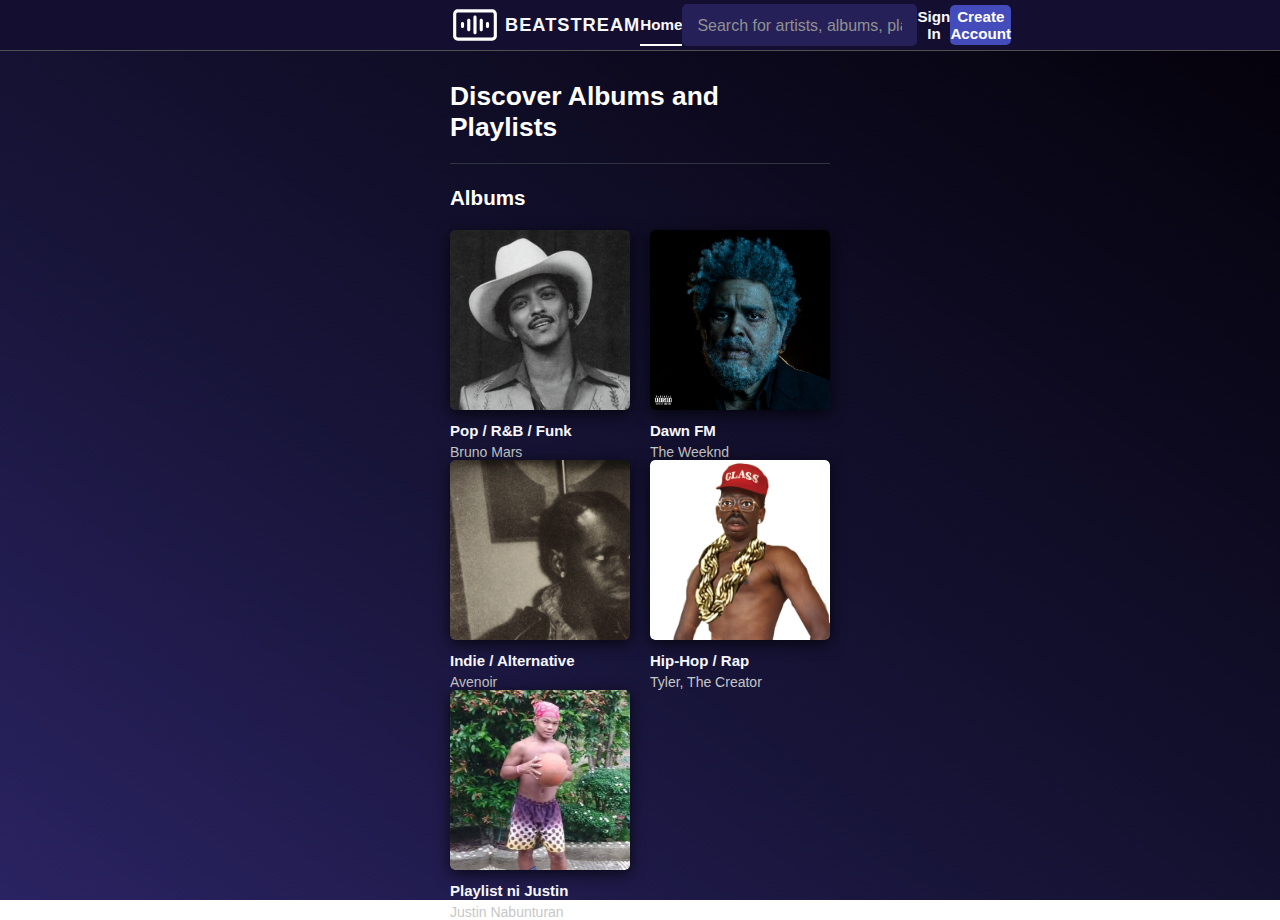
<file: index.html>
<!DOCTYPE html>
<html>
<head>
    <meta charset="UTF-8">
    <meta name="viewport" content="width=device-width, initial-scale=1.0">
    <link rel="icon" type="logo-icon" href="icon.png">
    <title>BeatStream - Login</title>

    <script src = "index-script.js"></script>
    <link rel="stylesheet" href="index-style.css">
</head>

<body>
    <header>
        <a class="logo"><img src="logo.svg" class="logo-icon">BEATSTREAM</a>
        <a class="home"><b>Home</b></a>
        <input type="text" placeholder="Search for artists, albums, playlists.">
        <button class="signin" id="signin"><b>Sign In</b></button>
        <button class="create" id="create"><b>Create Account</b></button>
    </header>

    <div class="interface">
        <h2 style="padding-bottom: 20px;">Discover Albums and Playlists</h2>
        <h3>Albums</h3>
    </div>

    <div class = "album-cover">
        <button class="album-btn">
            <div class = "cover">
                <img src = "bruno.jpg">
                <img src = "play.svg" class = "overlay">
            </div>
            <div class = "track">Pop / R&B / Funk</div>
            <div class = "artist">Bruno Mars</div>
        </button>

        <button class="album-btn">
            <div class = "cover">
                <img src = "abel.jpg">
                <img src = "play.svg" class = "overlay">
                    </div>
            <div class = "track">Dawn FM</div>
            <div class = "artist">The Weeknd</div>
        </button>

        <button class="album-btn">
            <div class = "cover">
                <img src = "aven.jpg">
                <img src = "play.svg" class = "overlay">
            </div>
            <div class = "track">Indie / Alternative</div>
            <div class = "artist">Avenoir</div>
        </button>

        <button class="album-btn">
            <div class = "cover">
                <img src = "tyler.jpg">
                <img src = "play.svg" class = "overlay">
            </div>
            <div class = "track">Hip-Hop / Rap</div>
            <div class = "artist">Tyler, The Creator</div>
        </button>

        <button class="album-btn">
            <div class = "cover">
                <img src = "dawg.jpg">
                <img src = "play.svg" class = "overlay">
            </div>
            <div class = "track">Playlist ni Justin</div>
            <div class = "artist">Justin Nabunturan</div>
        </button>
    </div>

    <div class="form" id="loginForm">
        <div class="form-content">
            <div class = "form-header">
                <h2>Sign In</h2>
                <span class="close" onclick="closeForm('loginForm')">&times;</span>
            </div>
            <input type="text" placeholder="Username">
            <input type="password" placeholder="Password">
            <button class="submit">Login</button>
        </div>
    </div>

    <div class="form" id="signupForm">
        <div class="form-content">
            <div class="form-header">
                <h2>Create Account</h2>
                <span class="close" onclick="closeForm('signupform')">&times;</span>
            </div>
            <input type="text" placeholder="Username">
            <input type="password" placeholder="Password">
            <button class="submit">Sign Up</button>
        </div>
    </div>
</body>
</html>
</file>
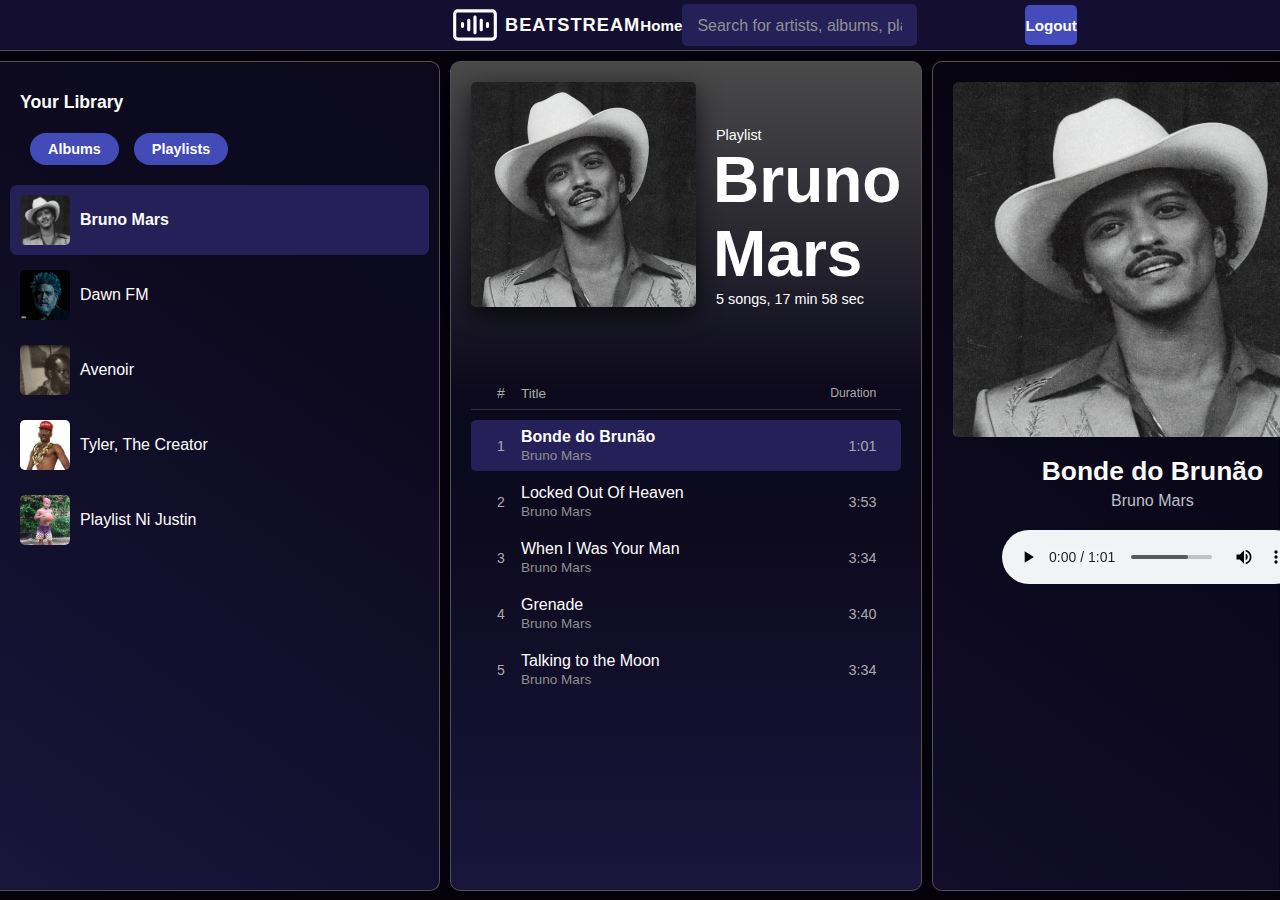
<file: album1.html>
<!DOCTYPE html>

<html>
<head>

    <meta charset = "UTF-8">
    <meta name = "viewport" content = "width=device-width, initial-scale=1.0">
    <link rel="icon" type="logo-icon" href="icon.png">
    <title> Bruno Mars | BeatStream </title>

    <script src = "script.js" defer></script>
    <link rel = "stylesheet" href = "style.css">

    <link rel="stylesheet" href="https://cdnjs.cloudflare.com/ajax/libs/font-awesome/6.5.0/css/all.min.css">

    <style>
        #grad {
            background-image: linear-gradient(
            to bottom,
            #494949 0%,
            #494949 0.5%,  
            #0b091b 40%, 
            #0e0b21 60%, 
            #19153c 100%
        );
    }
    </style>

    <script>
        const playlist = [
            { title: "Bonde do Brunão", artist: "Bruno Mars", src: "brazil.mp3", cover: "bruno.jpg" },
            { title: "Locked Out Of Heaven", artist: "Bruno Mars", src: "locked.mp3", cover: "bruno.jpg" },
            { title: "When I Was Your Man", artist: "Bruno Mars", src: "man.mp3", cover: "bruno.jpg" },
            { title: "Grenade", artist: "Bruno Mars", src: "Grenade.mp3", cover: "bruno.jpg" },
            { title: "Talking to the Moon", artist: "Bruno Mars", src: "talk.mp3", cover: "bruno.jpg" },
        ];
    </script>

</head>

<body>

    <header class = "header">
        <a href = "index1.html" class = "logo"><img src = "logo.svg" class = "logo-icon">BEATSTREAM</a>
        <a href = "index1.html" class = "home active"><b>Home</b></a>
        <input type = "text" placeholder = "Search for artists, albums, playlists.">
        <a href = "index.html" class = "logout"><b>Logout</b></a>
    </header>

    <div class="container">
    
        <div class="sidebar">   
            <h4>Your Library</h4>
            <div class="note">
                <div class="toggle">Albums</div>
                <div class="toggle">Playlists</div>
            </div>


            <div class="library">
                <a class="list" style="background-color: #262058; font-weight: bold;">
                    <div class="img-container">
                        <img src="bruno.jpg" alt="Bruno Mars">
                        <i class="fas fa-play"></i>
                    </div>
                    Bruno Mars
                </a>

                <a href="album2.html" class="list">
                    <div class="img-container">
                        <img src="abel.jpg" alt="Dawn FM">
                        <i class="fas fa-play"></i>
                    </div>
                    Dawn FM
                </a>

                <a href="album3.html" class="list">
                    <div class="img-container">
                        <img src="aven.jpg" alt="Avenoir">
                        <i class="fas fa-play"></i>
                    </div>
                    Avenoir
                </a>

                <a href="album4.html" class="list">
                    <div class="img-container">
                        <img src="tyler.jpg" alt="Tyler, The Creator">
                        <i class="fas fa-play"></i>
                    </div>
                    Tyler, The Creator
                </a>

                <a href="album5.html" class="list">
                    <div class="img-container">
                        <img src="dawg.jpg" alt="Playlist Ni Justin">
                        <i class="fas fa-play"></i>
                    </div>
                    Playlist Ni Justin
                </a>
            </div>
        </div>

        <div class="middle" id = "grad">
            <div class="album-header">
                <img src="bruno.jpg">
                <div class="album-info">
                    <p>Playlist</p>
                    <h1>Bruno Mars</h1>
                    <p>5 songs, 17 min 58 sec</p>
                </div>
            </div>

            <div class="tracklist">
                <div class="track-row header">
                    <div class="track-num">#</div>
                    <div class="track-title">Title</div>
                    <div class="track-duration">Duration</div>
                </div>

                <div class="track-row">
                    <div class="track-num">1</div>
                    <div class="track-title">
                        <p class="title">Bonde do Brunão</p>
                        <p class="artist">Bruno Mars</p>
                    </div>
                    <div class="track-duration">1:01</div>
                </div>

                <div class="track-row">
                    <div class="track-num">2</div>
                    <div class="track-title">
                        <p class="title">Locked Out Of Heaven</p>
                        <p class="artist">Bruno Mars</p>
                    </div>
                    <div class="track-duration">3:53</div>
                </div>

                <div class="track-row">
                    <div class="track-num">3</div>
                    <div class="track-title">
                        <p class="title">When I Was Your Man</p>
                        <p class="artist">Bruno Mars</p>
                    </div>
                    <div class="track-duration">3:34</div>
                </div>

                <div class="track-row">
                    <div class="track-num">4</div>
                    <div class="track-title">
                        <p class="title">Grenade</p>
                        <p class="artist">Bruno Mars</p>
                    </div>
                    <div class="track-duration">3:40</div>
                </div>

                <div class="track-row">
                    <div class="track-num">5</div>
                    <div class="track-title">
                        <p class="title">Talking to the Moon</p>
                        <p class="artist">Bruno Mars</p>
                    </div>
                    <div class="track-duration">3:34</div>
                </div>
            </div>
        </div>

        <div class="right">
            <img src="bruno.jpg">
            <h2>song-title</h2>
            <p>artist-name</p>

            <audio controls id="song">
                <source src="brazil.mp3">
                <source src="locked.mp3">
                <source src="man.mp3">
                <source src="Grenade.mp3">
                <source src="talk.mp3">
            </audio>
        
        </div>
    </div>

</body>
</html>
</file>
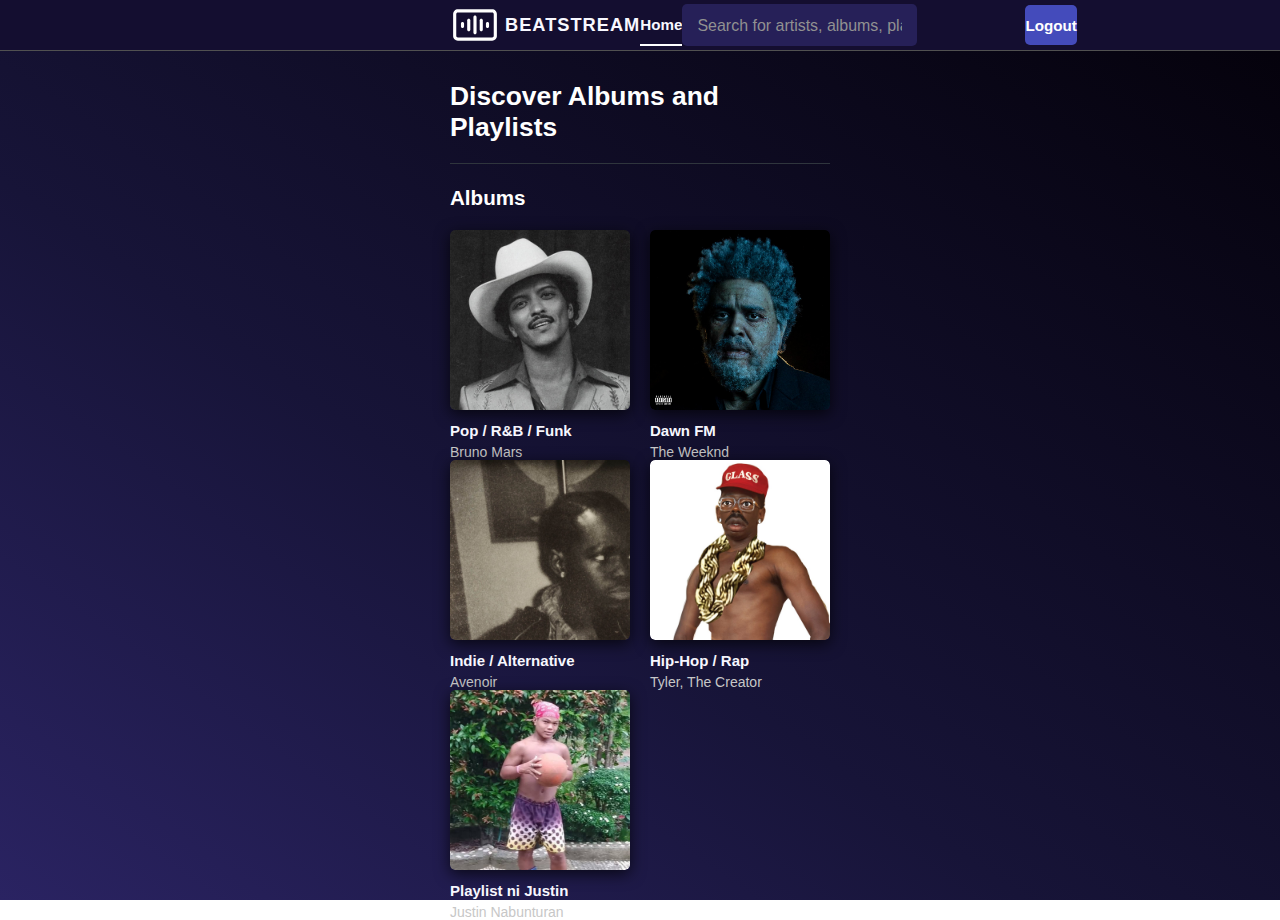
<file: index1.html>
<!DOCTYPE html>

<html>
<head>

    <meta charset = "UTF-8">
    <meta name = "viewport" content = "width=device-width, initial-scale=1.0">
    <link rel="icon" type="logo-icon" href="icon.png">
    <title> BeatStream - Home </title>

    <link rel = "stylesheet" href = "index-style.css">

</head>

<body>

    <header class = "header">
        <a class = "logo"><img src = "logo.svg" class = "logo-icon">BEATSTREAM</a>
        <a class = "home"><b>Home</b></a>
        <input type="text" placeholder="Search for artists, albums, playlists.">
        <a href = "index.html" class = "logout"><b>Logout</b></a>
    </header>

    <div class = "interface">
        <h2 style = "padding-bottom: 20px;">Discover Albums and Playlists</h2>
        <h3>Albums</h3>
    </div>

    <div class = "album-cover">
        <a href = "album1.html">
            <div class = "cover">
                <img src = "bruno.jpg">
                <img src = "play.svg" class = "overlay">
            </div>
            <div class = "track">Pop / R&B / Funk</div>
            <div class = "artist">Bruno Mars</div>
        </a>

        <a href = "album2.html">
            <div class = "cover">
                <img src = "abel.jpg">
                <img src = "play.svg" class = "overlay">
            </div>
            <div class = "track">Dawn FM</div>
            <div class = "artist">The Weeknd</div>
        </a>

        <a href = "album3.html">
            <div class = "cover">
                <img src = "aven.jpg">
                <img src = "play.svg" class = "overlay">
            </div>
            <div class = "track">Indie / Alternative</div>
            <div class = "artist">Avenoir</div>
        </a>

        <a href = "album4.html">
            <div class = "cover">
                <img src = "tyler.jpg">
                <img src = "play.svg" class = "overlay">
            </div>
            <div class = "track">Hip-Hop / Rap</div>
            <div class = "artist">Tyler, The Creator</div>
        </a>

        <a href = "album5.html">
            <div class = "cover">
                <img src = "dawg.jpg">
                <img src = "play.svg" class = "overlay">
            </div>
            <div class = "track">Playlist ni Justin</div>
            <div class = "artist">Justin Nabunturan</div>
        </a>
    </div>

</body>

</html>
</file>
<file: index-style.css>
body {
    margin: 0;
    color: white;
    font-family: Inter, sans-serif;
    background-image: linear-gradient(
        to bottom left, 
        #04010a 0%, 
        #171438 60%, 
        #2a2362 100%
    );
    background-attachment: fixed;
}

header {
    background-color: #140e30;
    display: flex;
    align-items: center;
    padding: 0 450px;
    justify-content: space-between;
    font-size: 95%;
    border-bottom: solid #515151 1px;
}

a, button {
    text-decoration: none;
    color: #F8F8FF;
    cursor: pointer;
}

.logo {
    display: flex;
    align-items: center;
    gap: 5px;
    font-weight: bold;
    font-size: 120%;
    letter-spacing: 1px;
}

.logo-icon {
    width: 50px;
    height: 50px;
    filter: invert(1);
}

.home {
    text-align: center;
    height: 40px;
    display: flex;
    align-items: center;
    justify-content: center;
    border-bottom: solid white 2px;
}

input {
    padding: 7px 15px 5px;
    border: none;
    border-radius: 5px;
    font-size: 105%;
    background-color: #262058;
    color: white;
    width: 450px;
    height: 30px;
} 

::placeholder {
    color: #919191;
}

.create, .logout {
    background-color: #5865f2b7;
    color: white;
    text-align: center;
    width: 140px;
    height: 40px;
    border-radius: 5px;
    display: flex;
    align-items: center;
    justify-content: center;
}

.logout {
    width: 100px;
    margin-left: 108px;
}

.home:hover, .signin:hover {
    color: #c7c7c7;
}

.create:hover, .logout:hover {
    background-color: #322a74;
    color: #c7c7c7;
}

button {
    background: none;
    border: none;
    font: inherit;
    padding: 0;
}

.interface {
    padding: 0 450px;
    font-size: 110%;
}

.interface h2 {
    margin-top: 30px;
    border-bottom: solid #2f353d 1px;
}

.album-cover {
    display: grid;
    grid-template-columns: repeat(auto-fill, 180px);
    padding: 0 450px;
    justify-content: space-between;
}

.album-cover button, .album-cover a {
    font-size: 15px;
    display: flex;
    flex-direction: column;
    align-items: start;
}

.track {
    font-weight: bold;
    padding: 5px 0;
}

.artist {
    color: #c7c7c7;
    font-size: 14px;
}

.cover {
    position: relative;
    width: 180px;
    height: 180px;
    overflow: hidden;
    border-radius: 5px;
    margin-bottom: 7px;
    box-shadow: 0 4px 15px rgba(0, 0, 0, 0.7);
    transition: transform 0.3s ease, box-shadow 0.3s ease;
}

.cover img:first-child {
    width: 100%;
    height: 100%;
    border-radius: 5px;
    display: block;
    transition: opacity 0.3s ease;
}

.overlay {
    position: absolute;
    top: 50%;
    left: 50%;
    width: 70px;
    height: 70px;
    transform: translate(-50%, -50%);
    opacity: 0;
    transition: opacity 0.3s ease;
    filter: invert(1);
}

.cover:hover {
    transform: scale(1.05); 
    box-shadow: 0 8px 20px rgba(0, 0, 0, 0.8); 
}

.cover:hover img:first-child {
    opacity: 0.5;
}

.cover:hover .overlay {
    opacity: 0.9;
}

.form {
    display: none;
    position: fixed;
    z-index: 999;
    left: 0;
    top: 0;
    width: 100%;
    height: 100%;
    background: rgba(109, 109, 109, 0.1 );
    justify-content: center;
    align-items: center;
}

.form-content {
    border-radius: 10px;
    width: 400px;
    color: white;
    display: flex;
    flex-direction: column;
    gap: 25px;
    align-items: center;
    border: solid #515151 1px;
    transform: translateY(-50px);
    background-image: linear-gradient(
        to bottom left, 
        #04010a 0%, 
        #0b091b 10%, 
        #0e0b21 20%, 
        #19153c 100%
    );
}

.form-header {
    width: 100%;
    display: flex;
    justify-content: space-between;
    padding: 15px 40px 0 40px;
    box-sizing: border-box;
}

.close {
    font-size: 28px;
    font-weight: bold;
    color: #aaa;
    cursor: pointer;
    align-self: center;
}

.close:hover {
    color: white;
}

.form-content input {
    padding: 10px;
    border: none;
    border-bottom: solid #606060 1px;
    border-radius: 0;
    background: none;
    color: white;
    font-size: 14px;
    width: 300px;
    outline: none;
}

.form-content input:focus {
    border-bottom: 1px solid white;
}

.submit {
    background: white;
    color: #121212;
    padding: 8px;
    border-radius: 50px;
    cursor: pointer;
    font-weight: bold;
    margin: 50px 0;
    width: 80%;
}

.submit:hover {
    background: #c7c7c7;
}
</file>
<file: style.css>
body {
    margin: 0;
    color: white;
    font-family: Inter, sans-serif;
    background-color: #04010a;
}

.header {
    background-color: #140e30;
    display: flex;
    align-items: center;
    padding: 0 450px;
    justify-content: space-between;
    font-size: 95%;
    margin-bottom: 5px;
    border-bottom: solid #515151 1px;
}

.home, .logo, .album-cover a, .list, .logout {
    text-decoration: none;
    color: white;
}

.home:hover {
    color: #c7c7c7;
}

.logo {
    display: flex;
    align-items: center;
    gap: 5px; 
    font-weight: bold;
    font-size: 120%;
    letter-spacing: 1px;
}

.logo-icon {
    width: 50px;  
    height: 50px;
    filter: invert(1);
}

.header input {
    padding: 7px 15px 5px;
    border: none;
    border-radius: 5px;
    font-size: 105%;
    background-color: #262058;
    color: white;
    width: 450px;
    height: 30px;
}

::placeholder {
    color: #919191;
}

.logout {
    background-color: #5865f2b7;
    color: white;
    text-align: center;
    width: 100px;
    height: 40px;
    border-radius: 5px;
    margin-left: 108px;
    cursor: pointer;
    display: flex;
    justify-content: center;
    align-items: center;
}

.logout:hover {
    background-color: #322a74;
    color: #c7c7c7;
}

.container {
    display: grid;
    grid-template-columns: 440px 1fr 440px;
    gap: 10px;
    height: calc(100vh - 65px); 
    padding: 5px 0 0 0; 
    box-sizing: border-box;
}

.sidebar {
    border-top-right-radius: 10px;
    border-bottom-right-radius: 10px;
    padding: 20px 10px;
    background-image: linear-gradient(
        to bottom left, 
        #04010a 0%, 
        #0b091b 40%, 
        #0e0b21 60%, 
        #19153c 100%
    );
    background-attachment: fixed;
    border-top: solid #515151 1px;
    border-right: solid #515151 1px;
    border-bottom: solid #515151 1px;
}

.sidebar h4 {
    font-size: 110%;
    margin: 10px 10px;
}

.list {
    position: relative;
    display: flex;
    align-items: center;
    gap: 10px;
    padding: 10px;
    cursor: pointer;
    font-size: 100%;
    font-weight: 500;
    border-radius: 7px;
    margin: 5px 0;
    overflow: hidden;
}

.list img {
    width: 50px;
    height: 50px;
    border-radius: 5px;
    display: block;
}

.list i {
    position: absolute;
    top: 50%;
    transform: translateY(-50%);
    width: 50px;
    height: 50px;
    border-radius: 5px;
    background: rgba(0,0,0,0.4);
    display: flex;
    justify-content: center;
    align-items: center;
    opacity: 0;
    transition: opacity 0.3s ease;
}

.list:hover i{
    opacity: 1;
}

.list:hover {
    background-color: #19153c;
}

.note {
    display: flex;
    align-items: center;
    gap: 15px;
    margin: 20px 20px;
}

.toggle {
    background-color: #5865f2b7;
    color: white;
    padding: 8px 18px;
    border-radius: 1000px;
    font-size: 90%;
    font-weight: 550;
}

.middle {
    padding: 20px;
    border-radius: 10px;
    border: solid #515151 1px;
}

.album-header {
    display: flex;
    align-items: flex-end;
    gap: 20px;
    margin-bottom: 70px;
}

.album-header img {
    width: 225px;
    height: 225px;
    border-radius: 5px;
    box-shadow: 0 8px 25px rgba(0, 0, 0, 0.7);
}

.album-info {
    flex-direction: column;
    justify-content: flex-end;
}

.album-info p {
    font-size: 90%;
    margin: 0;
}

.album-info h1 {
    font-size: 400%;
    margin: 0;
    margin-left: -3px;
}

.tracklist {
    display: flex;
    flex-direction: column;
    gap: 5px;
}

.track-row {
    display: grid;
    grid-template-columns: 40px 1fr 80px;
    align-items: center;
    padding: 8px 25px 8px 10px;
    border-radius: 5px;
    font-weight: 500;
    cursor: pointer;
    user-select: none; 
}

.track-row.header {
    border-bottom: 1px solid #333;
    background: transparent;   
    color: #aaa;
    font-size: 85%;
    cursor: default;  
    border-radius: 0;        
}

.track-row:not(.header):hover {
    background-color: #19153c;
}

.track-num {
    font-size: 14px;
    color: #aaa;
    text-align: center;
    position: relative;
}

.track-row:not(.header):hover .track-num {
    color: transparent;  
}

.track-row:not(.header):hover .track-num::before {
    content: "\f04b"; 
    font-family: "Font Awesome 6 Free";
    font-weight: 900; 
    color: white;
    font-size: 14px;
    position: absolute;
    left: 50%;
    transform: translateX(-50%);
}

.track-row.active {
    background-color: #262058;
}

.track-title {
    display: flex;
    flex-direction: column;
}

.track-title .title {
    font-weight: 500;
    margin: 0;
    font-size: 100%;
}

.title.active {
    font-weight: bold;
}

.track-title .artist {
    font-size: 85%;
    color: #8f8f8f;
    margin: 2px 0 0 0;
}

.track-duration {
    text-align: right;
    font-size: 90%;
    color: #aaa;
}

.right {
    padding: 20px;
    text-align: center;
    overflow-y: auto;
    border-top-left-radius: 10px;
    border-bottom-left-radius: 10px;
    background-image: linear-gradient(
        to bottom left, 
        #04010a 0%, 
        #19153c 100%
    );
    background-attachment: fixed;
    border: solid #515151 1px;
}

.right img {
    width: 100%;
    border-radius: 5px;
    margin-bottom: 15px;
    height: 45%;
}

.right p {
    color: #bcc0c9;
    margin: 0 0 20px 0;
    text-align: center;
}

.right h2 {
    font-size: 165%;
    margin: 0 0 5px 0;
    text-align: center;
}
</file>
